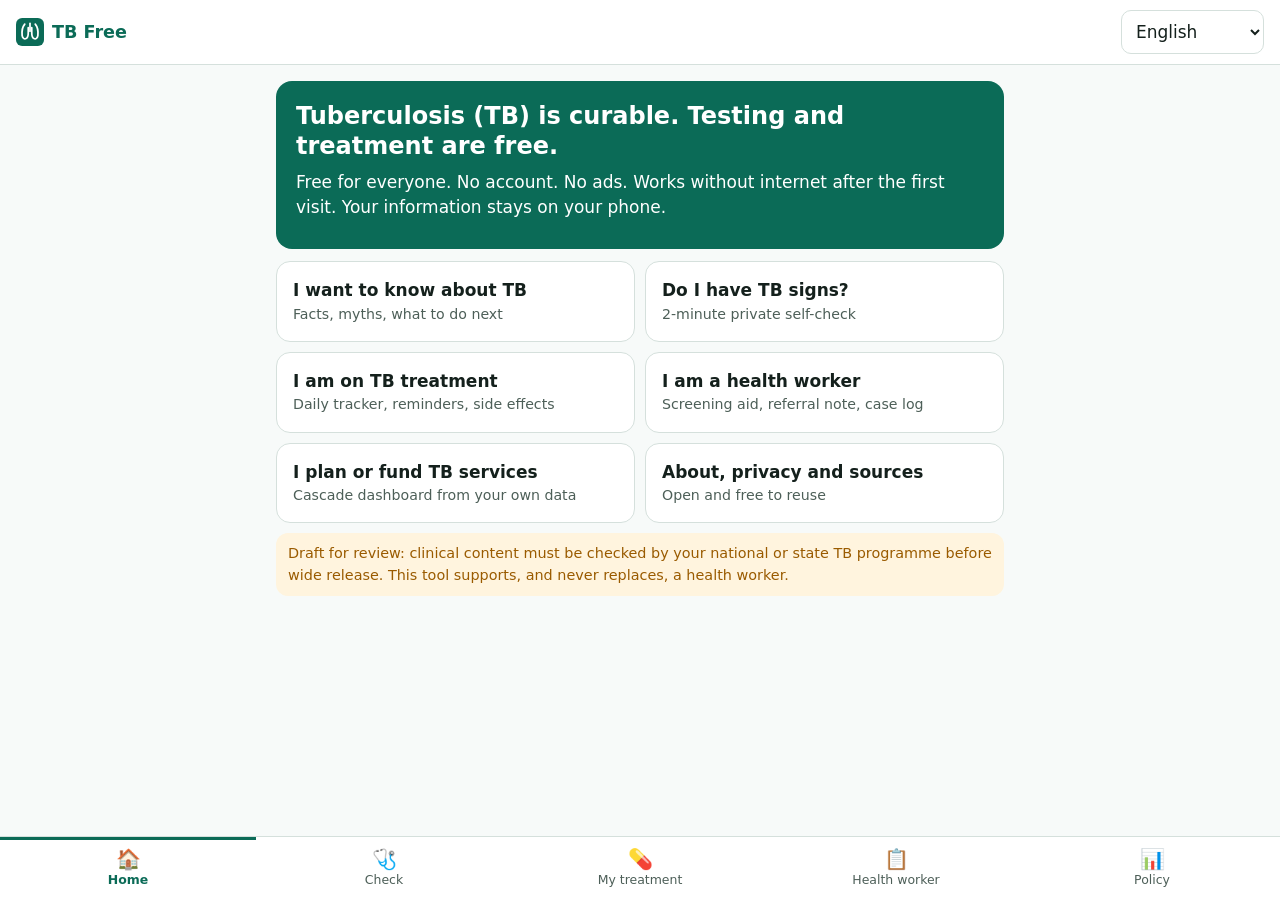
<file: app/index.html>
<!doctype html>
<html lang="en">
<head>
<meta charset="utf-8">
<meta name="viewport" content="width=device-width, initial-scale=1">
<meta name="theme-color" content="#0b6b57">
<meta name="description" content="Free tool for TB awareness, self-check, treatment support, health-worker screening and programme data. Works offline. No account.">
<link rel="manifest" href="manifest.json">
<link rel="icon" href="icon.svg" type="image/svg+xml">
<link rel="stylesheet" href="styles.css">
<title>TB Free</title>
</head>
<body>
<a class="skip" href="#view">Skip to content</a>
<header>
  <a class="brand" href="#/home" aria-label="TB Free home"><img src="icon.svg" alt="" width="28" height="28"> TB Free</a>
  <label class="lang"><span class="sr">Language</span><select id="lang"></select></label>
</header>
<main id="view" tabindex="-1" aria-live="polite"></main>
<nav id="nav" aria-label="Main"></nav>
<noscript><p style="padding:1rem">TB Free needs JavaScript. TB is curable and testing and treatment are free: visit any government health centre if you have a cough lasting 2 weeks or more.</p></noscript>
<script src="logic.js"></script>
<script src="content.js"></script>
<script src="app.js"></script>
</body>
</html>
</file>
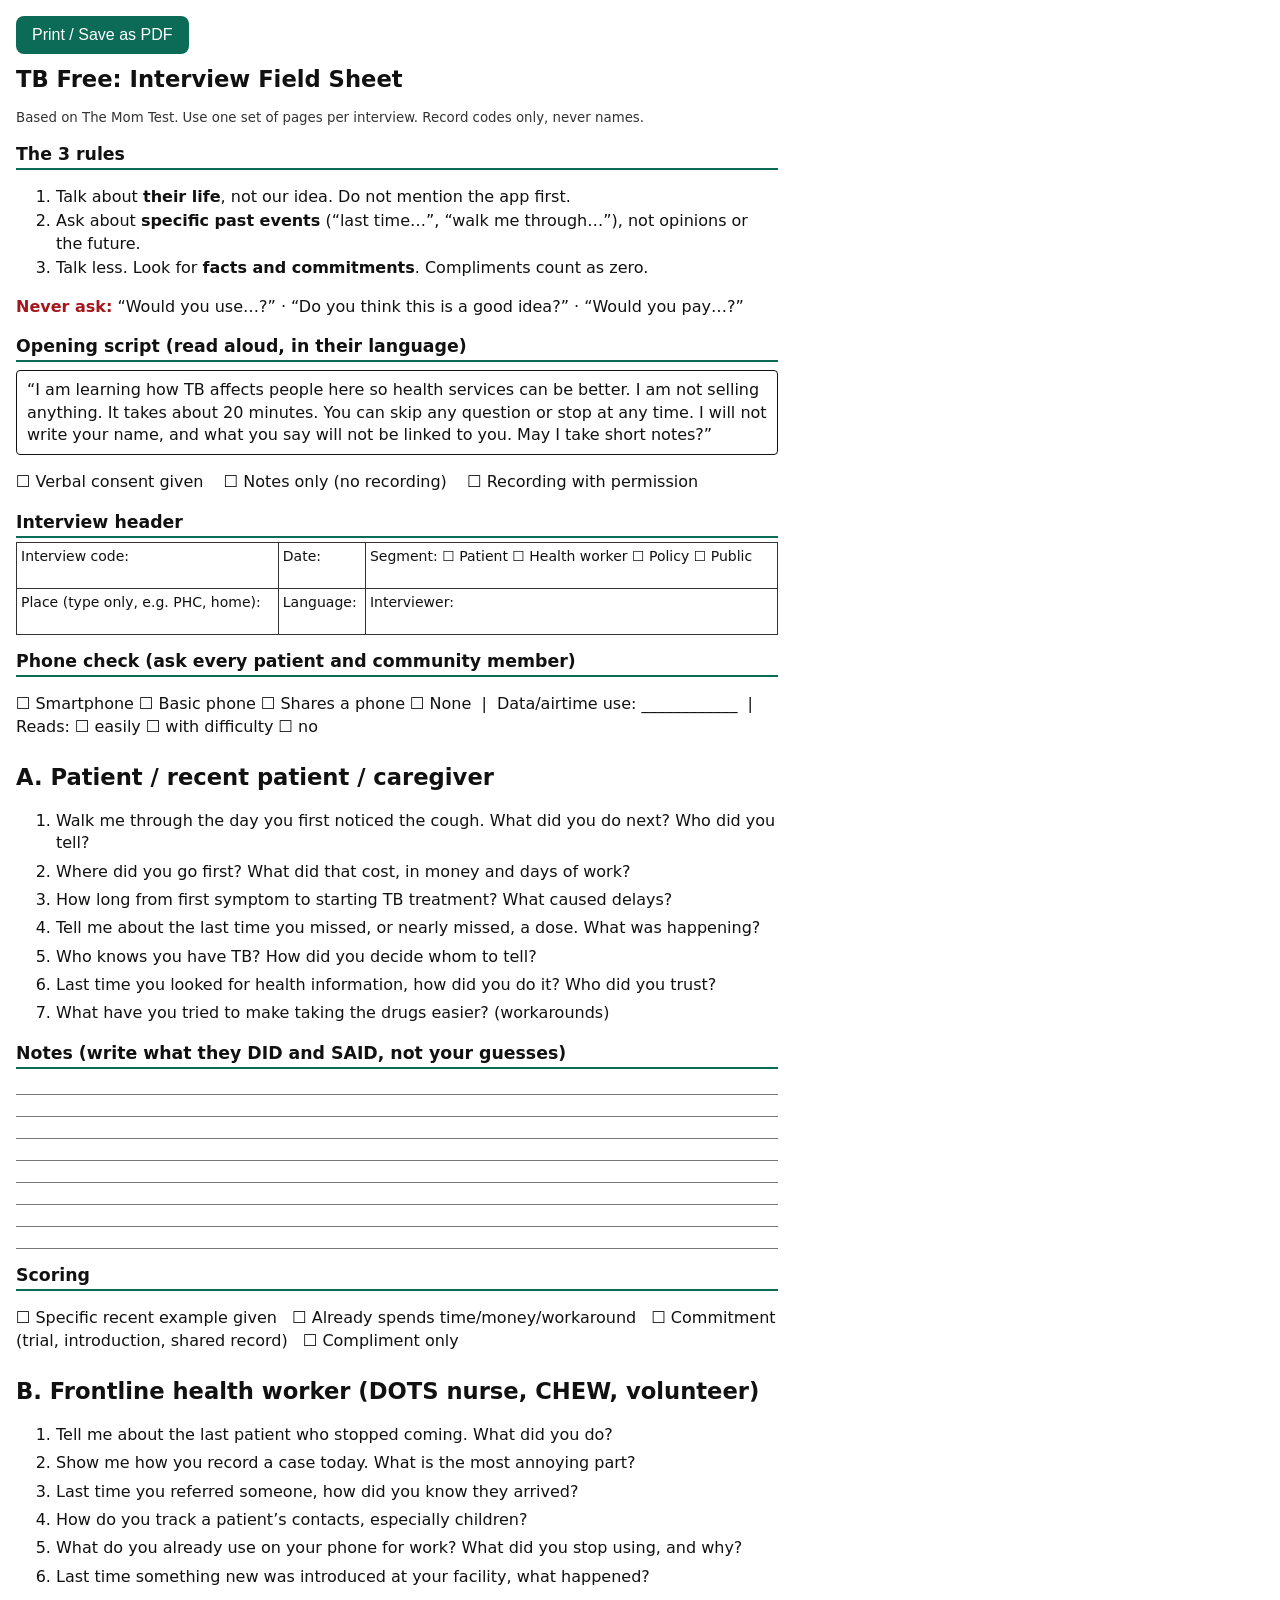
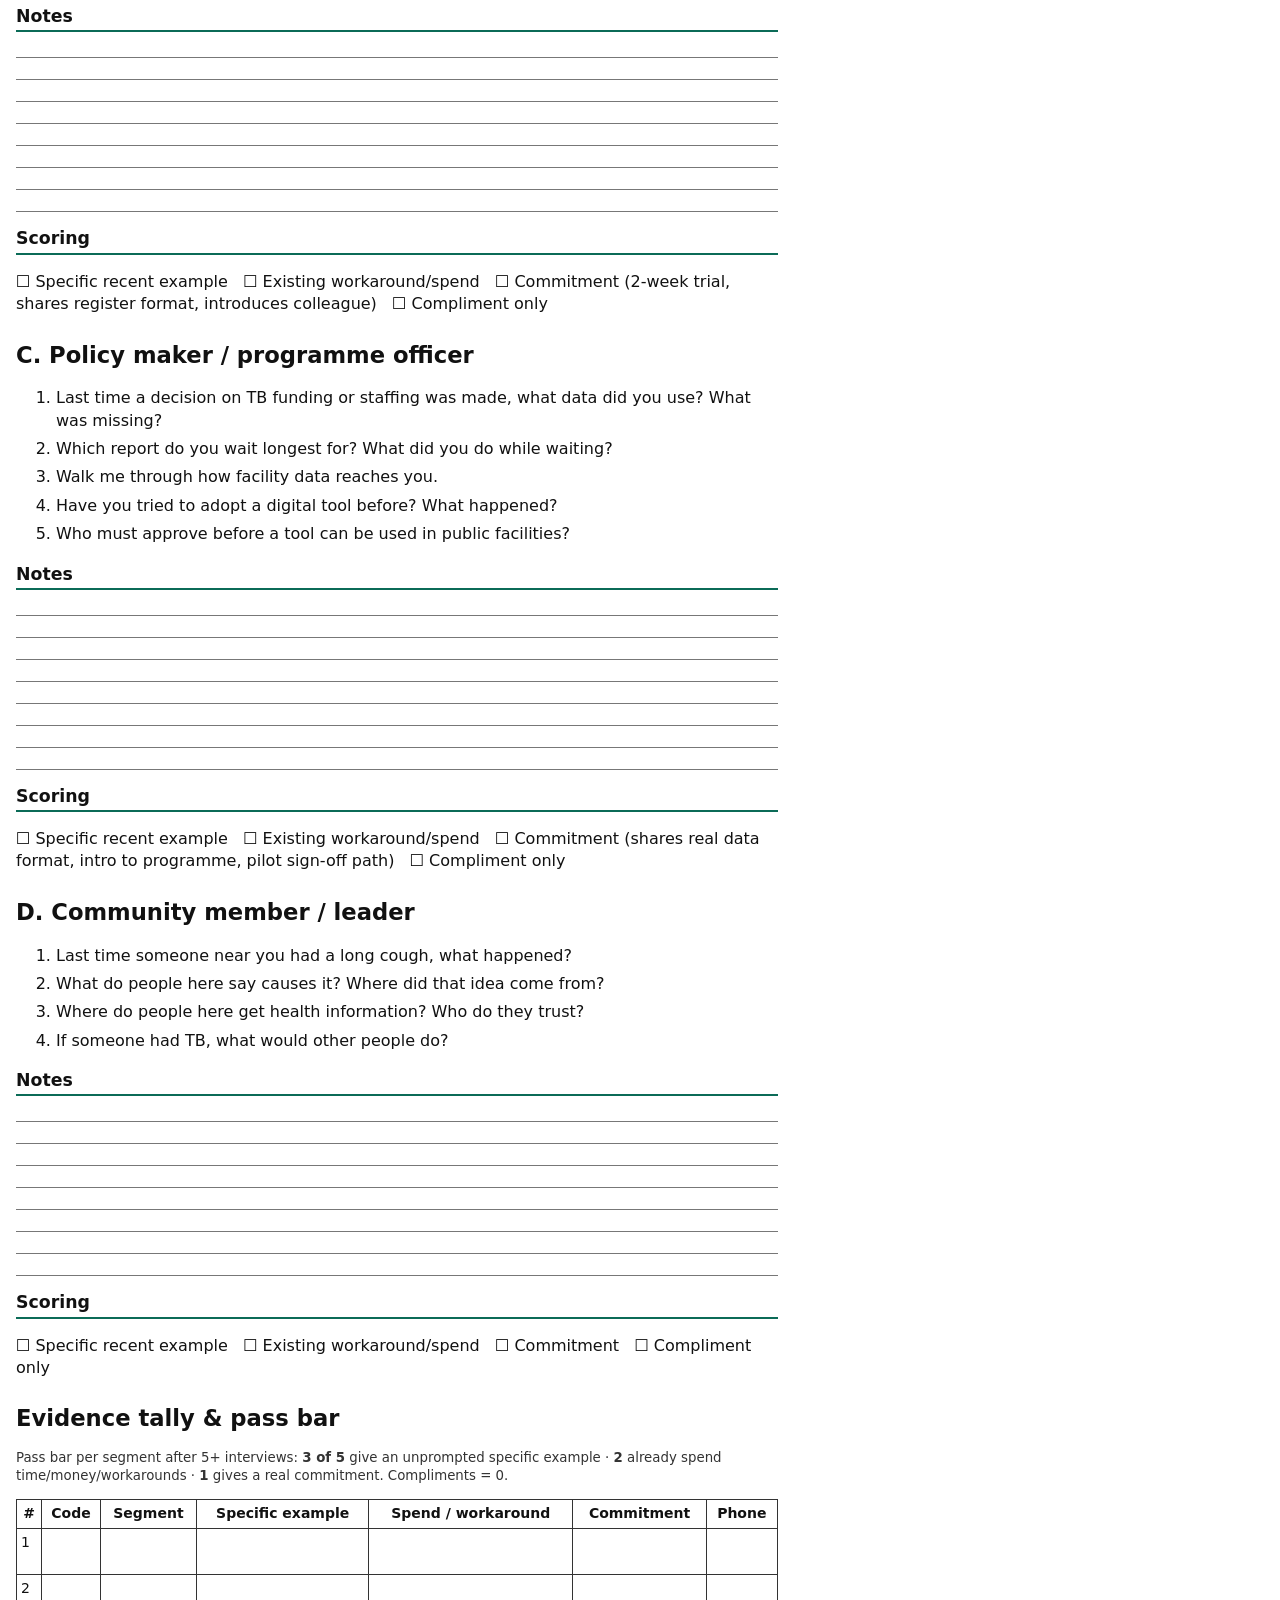
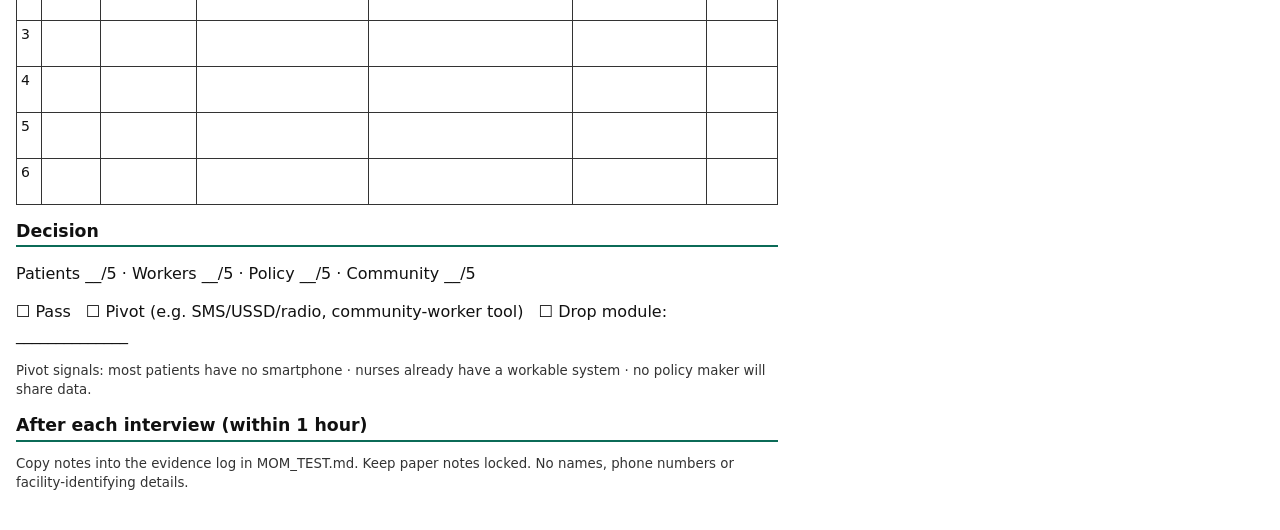
<file: field-sheet.html>
<!doctype html>
<html lang="en"><head><meta charset="utf-8"><meta name="viewport" content="width=device-width, initial-scale=1">
<title>TB Free: Interview Field Sheet</title>
<style>
@page{size:A4;margin:14mm}
*{box-sizing:border-box}
body{font:12pt/1.4 system-ui,Arial,sans-serif;color:#111;margin:0;padding:16px;max-width:210mm}
h1{font-size:17pt;margin:0 0 4px}h2{font-size:13pt;margin:14px 0 4px;border-bottom:2px solid #0b6b57;padding-bottom:2px}
.sheet{page-break-after:always;padding-bottom:8px}.sheet:last-child{page-break-after:auto}
.box{border:1.5px solid #111;border-radius:4px;padding:8px 10px;margin:8px 0}
.rules li{margin:2px 0}
ol.q li{margin:6px 0}
.line{border-bottom:1px solid #777;height:22px}
table{border-collapse:collapse;width:100%;font-size:10.5pt}th,td{border:1px solid #333;padding:4px;vertical-align:top}td{height:46px}
.sm{font-size:10pt;color:#333}
.no{color:#a4161a;font-weight:700}
@media print{body{padding:0}button{display:none}}
button{background:#0b6b57;color:#fff;border:0;border-radius:8px;padding:10px 16px;font-size:12pt;cursor:pointer;margin-bottom:10px}
</style></head><body>
<button onclick="print()">Print / Save as PDF</button>

<section class="sheet">
<h1>TB Free: Interview Field Sheet</h1>
<p class="sm">Based on The Mom Test. Use one set of pages per interview. Record codes only, never names.</p>
<h2>The 3 rules</h2>
<ol class="rules"><li>Talk about <b>their life</b>, not our idea. Do not mention the app first.</li>
<li>Ask about <b>specific past events</b> (“last time…”, “walk me through…”), not opinions or the future.</li>
<li>Talk less. Look for <b>facts and commitments</b>. Compliments count as zero.</li></ol>
<p><span class="no">Never ask:</span> “Would you use…?” · “Do you think this is a good idea?” · “Would you pay…?”</p>
<h2>Opening script (read aloud, in their language)</h2>
<div class="box">“I am learning how TB affects people here so health services can be better. I am not selling anything. It takes about 20 minutes. You can skip any question or stop at any time. I will not write your name, and what you say will not be linked to you. May I take short notes?”</div>
<p>☐ Verbal consent given &nbsp;&nbsp; ☐ Notes only (no recording) &nbsp;&nbsp; ☐ Recording with permission</p>
<h2>Interview header</h2>
<table><tr><td>Interview code:</td><td>Date:</td><td>Segment: ☐ Patient ☐ Health worker ☐ Policy ☐ Public</td></tr>
<tr><td>Place (type only, e.g. PHC, home):</td><td>Language:</td><td>Interviewer:</td></tr></table>
<h2>Phone check (ask every patient and community member)</h2>
<p>☐ Smartphone ☐ Basic phone ☐ Shares a phone ☐ None &nbsp;|&nbsp; Data/airtime use: ____________ &nbsp;|&nbsp; Reads: ☐ easily ☐ with difficulty ☐ no</p>
</section>

<section class="sheet">
<h1>A. Patient / recent patient / caregiver</h1>
<ol class="q">
<li>Walk me through the day you first noticed the cough. What did you do next? Who did you tell?</li>
<li>Where did you go first? What did that cost, in money and days of work?</li>
<li>How long from first symptom to starting TB treatment? What caused delays?</li>
<li>Tell me about the last time you missed, or nearly missed, a dose. What was happening?</li>
<li>Who knows you have TB? How did you decide whom to tell?</li>
<li>Last time you looked for health information, how did you do it? Who did you trust?</li>
<li>What have you tried to make taking the drugs easier? (workarounds)</li>
</ol>
<h2>Notes (write what they DID and SAID, not your guesses)</h2>
<div class="line"></div><div class="line"></div><div class="line"></div><div class="line"></div><div class="line"></div><div class="line"></div><div class="line"></div><div class="line"></div>
<h2>Scoring</h2>
<p>☐ Specific recent example given &nbsp; ☐ Already spends time/money/workaround &nbsp; ☐ Commitment (trial, introduction, shared record) &nbsp; ☐ Compliment only</p>
</section>

<section class="sheet">
<h1>B. Frontline health worker (DOTS nurse, CHEW, volunteer)</h1>
<ol class="q">
<li>Tell me about the last patient who stopped coming. What did you do?</li>
<li>Show me how you record a case today. What is the most annoying part?</li>
<li>Last time you referred someone, how did you know they arrived?</li>
<li>How do you track a patient’s contacts, especially children?</li>
<li>What do you already use on your phone for work? What did you stop using, and why?</li>
<li>Last time something new was introduced at your facility, what happened?</li>
</ol>
<h2>Notes</h2>
<div class="line"></div><div class="line"></div><div class="line"></div><div class="line"></div><div class="line"></div><div class="line"></div><div class="line"></div><div class="line"></div>
<h2>Scoring</h2>
<p>☐ Specific recent example &nbsp; ☐ Existing workaround/spend &nbsp; ☐ Commitment (2-week trial, shares register format, introduces colleague) &nbsp; ☐ Compliment only</p>
</section>

<section class="sheet">
<h1>C. Policy maker / programme officer</h1>
<ol class="q">
<li>Last time a decision on TB funding or staffing was made, what data did you use? What was missing?</li>
<li>Which report do you wait longest for? What did you do while waiting?</li>
<li>Walk me through how facility data reaches you.</li>
<li>Have you tried to adopt a digital tool before? What happened?</li>
<li>Who must approve before a tool can be used in public facilities?</li>
</ol>
<h2>Notes</h2>
<div class="line"></div><div class="line"></div><div class="line"></div><div class="line"></div><div class="line"></div><div class="line"></div><div class="line"></div><div class="line"></div>
<h2>Scoring</h2>
<p>☐ Specific recent example &nbsp; ☐ Existing workaround/spend &nbsp; ☐ Commitment (shares real data format, intro to programme, pilot sign-off path) &nbsp; ☐ Compliment only</p>
</section>

<section class="sheet">
<h1>D. Community member / leader</h1>
<ol class="q">
<li>Last time someone near you had a long cough, what happened?</li>
<li>What do people here say causes it? Where did that idea come from?</li>
<li>Where do people here get health information? Who do they trust?</li>
<li>If someone had TB, what would other people do?</li>
</ol>
<h2>Notes</h2>
<div class="line"></div><div class="line"></div><div class="line"></div><div class="line"></div><div class="line"></div><div class="line"></div><div class="line"></div><div class="line"></div>
<h2>Scoring</h2>
<p>☐ Specific recent example &nbsp; ☐ Existing workaround/spend &nbsp; ☐ Commitment &nbsp; ☐ Compliment only</p>
</section>

<section class="sheet">
<h1>Evidence tally &amp; pass bar</h1>
<p class="sm">Pass bar per segment after 5+ interviews: <b>3 of 5</b> give an unprompted specific example · <b>2</b> already spend time/money/workarounds · <b>1</b> gives a real commitment. Compliments = 0.</p>
<table><tr><th>#</th><th>Code</th><th>Segment</th><th>Specific example</th><th>Spend / workaround</th><th>Commitment</th><th>Phone</th></tr>
<tr><td>1</td><td></td><td></td><td></td><td></td><td></td><td></td></tr><tr><td>2</td><td></td><td></td><td></td><td></td><td></td><td></td></tr>
<tr><td>3</td><td></td><td></td><td></td><td></td><td></td><td></td></tr><tr><td>4</td><td></td><td></td><td></td><td></td><td></td><td></td></tr>
<tr><td>5</td><td></td><td></td><td></td><td></td><td></td><td></td></tr><tr><td>6</td><td></td><td></td><td></td><td></td><td></td><td></td></tr></table>
<h2>Decision</h2>
<p>Patients __/5 · Workers __/5 · Policy __/5 · Community __/5</p>
<p>☐ Pass &nbsp; ☐ Pivot (e.g. SMS/USSD/radio, community-worker tool) &nbsp; ☐ Drop module: ______________</p>
<p class="sm">Pivot signals: most patients have no smartphone · nurses already have a workable system · no policy maker will share data.</p>
<h2>After each interview (within 1 hour)</h2>
<p class="sm">Copy notes into the evidence log in MOM_TEST.md. Keep paper notes locked. No names, phone numbers or facility-identifying details.</p>
</section>
</body></html>
</file>
<file: app/styles.css>
:root{--bg:#f7faf9;--card:#fff;--ink:#14201c;--mute:#4d5f58;--brand:#0b6b57;--brand-ink:#fff;--line:#d5e0dc;--warn:#9a5b00;--warnbg:#fff4de;--bad:#a4161a;--badbg:#fde8e8;--ok:#0b6b57;--okbg:#e4f4ee;--bar:#0b6b57;--bar2:#d4a017}
@media (prefers-color-scheme:dark){:root{--bg:#0f1714;--card:#17221e;--ink:#e8f1ee;--mute:#a3b6af;--brand:#35c2a1;--brand-ink:#05231b;--line:#2b3b36;--warn:#f2c36b;--warnbg:#3a2d10;--bad:#ff9a9a;--badbg:#3a1618;--ok:#7fe3c6;--okbg:#12352b;--bar:#35c2a1;--bar2:#f2c36b}}
*{box-sizing:border-box}[hidden]{display:none!important}
body{margin:0;background:var(--bg);color:var(--ink);font:17px/1.5 system-ui,-apple-system,"Segoe UI",Roboto,sans-serif;padding-bottom:76px}
.skip{position:absolute;left:-999px}.skip:focus{left:8px;top:8px;background:var(--card);padding:8px;z-index:9}
.sr{position:absolute;width:1px;height:1px;overflow:hidden;clip:rect(0 0 0 0)}
header{display:flex;justify-content:space-between;align-items:center;padding:10px 16px;background:var(--card);border-bottom:1px solid var(--line);position:sticky;top:0;z-index:5}
.brand{display:flex;align-items:center;gap:8px;font-weight:700;color:var(--brand);text-decoration:none;font-size:1.1rem}
select,input,textarea,button{font:inherit;color:inherit}
select,input[type=text],input[type=number],input[type=date],input[type=time],textarea{background:var(--card);border:1px solid var(--line);border-radius:10px;padding:10px;min-height:44px;max-width:100%}
main{max-width:760px;margin:0 auto;padding:16px}
main:focus{outline:none}
h1{font-size:1.5rem;line-height:1.25;margin:.2em 0 .5em}h2{font-size:1.2rem;margin:1.4em 0 .5em}h3{font-size:1.05rem;margin:1em 0 .3em}
p{margin:.5em 0}.mute{color:var(--mute);font-size:.92rem}
.card{background:var(--card);border:1px solid var(--line);border-radius:14px;padding:14px;margin:12px 0}
.hero{background:var(--brand);color:var(--brand-ink);border-radius:16px;padding:20px}
.hero h1{margin:0}
.grid{display:grid;gap:10px}@media(min-width:560px){.grid.two{grid-template-columns:1fr 1fr}}
.role{display:block;text-decoration:none;color:var(--ink);background:var(--card);border:1px solid var(--line);border-radius:14px;padding:16px;font-weight:600;min-height:64px}
.role:hover,.role:focus{border-color:var(--brand)}
.role small{display:block;font-weight:400;color:var(--mute)}
button,.btn{background:var(--brand);color:var(--brand-ink);border:0;border-radius:12px;padding:12px 18px;min-height:48px;font-weight:600;cursor:pointer;text-decoration:none;display:inline-block}
button.sec,.btn.sec{background:transparent;color:var(--brand);border:1.5px solid var(--brand)}
button.danger{background:transparent;color:var(--bad);border:1.5px solid var(--bad)}
button:disabled{opacity:.5}
:focus-visible{outline:3px solid var(--bar2);outline-offset:2px}
.row{display:flex;gap:10px;flex-wrap:wrap;align-items:center}
.chk{display:flex;gap:12px;align-items:center;padding:10px 12px;border:1px solid var(--line);border-radius:12px;margin:6px 0;background:var(--card);min-height:48px;cursor:pointer}
.chk input{width:24px;height:24px;flex:none}
.res{border-radius:14px;padding:14px;margin:12px 0;font-weight:600}
.res.urgent{background:var(--badbg);color:var(--bad)}.res.test{background:var(--warnbg);color:var(--warn)}.res.watch,.res.low{background:var(--okbg);color:var(--ok)}
.tag{display:inline-block;font-size:.75rem;font-weight:700;padding:2px 8px;border-radius:99px;margin-right:6px}
.tag.ok{background:var(--okbg);color:var(--ok)}.tag.tell{background:var(--warnbg);color:var(--warn)}.tag.urgent{background:var(--badbg);color:var(--bad)}
details{background:var(--card);border:1px solid var(--line);border-radius:12px;padding:10px 14px;margin:8px 0}summary{cursor:pointer;font-weight:600;min-height:32px}
nav{position:fixed;bottom:0;left:0;right:0;display:flex;background:var(--card);border-top:1px solid var(--line);z-index:5}
nav a{flex:1;text-align:center;padding:10px 4px;font-size:.78rem;color:var(--mute);text-decoration:none;min-height:56px}
nav a[aria-current=page]{color:var(--brand);font-weight:700;box-shadow:inset 0 3px var(--brand)}
nav a b{display:block;font-size:1.25rem;line-height:1.2}
.cal{display:grid;grid-template-columns:repeat(7,1fr);gap:6px}
.cal button{padding:0;min-height:44px;background:var(--card);color:var(--ink);border:1px solid var(--line);font-weight:500}
.cal button.on{background:var(--brand);color:var(--brand-ink)}.cal button.today{outline:2px solid var(--bar2)}
.bar{height:26px;background:var(--line);border-radius:8px;overflow:hidden;margin:2px 0 10px}.bar>i{display:block;height:100%;background:var(--bar);}
.bar.lost>i{background:var(--bar2)}
table{width:100%;border-collapse:collapse;font-size:.92rem}th,td{padding:8px 6px;border-bottom:1px solid var(--line);text-align:left}th{color:var(--mute);font-weight:600}
.scroll{overflow-x:auto}
.flag{color:var(--bad);font-weight:700}
.banner{background:var(--warnbg);color:var(--warn);border-radius:12px;padding:10px 12px;font-size:.9rem;margin:10px 0}
label.f{display:block;margin:10px 0 2px;font-weight:600}
@media(prefers-reduced-motion:reduce){*{transition:none!important;animation:none!important}}
</file>
